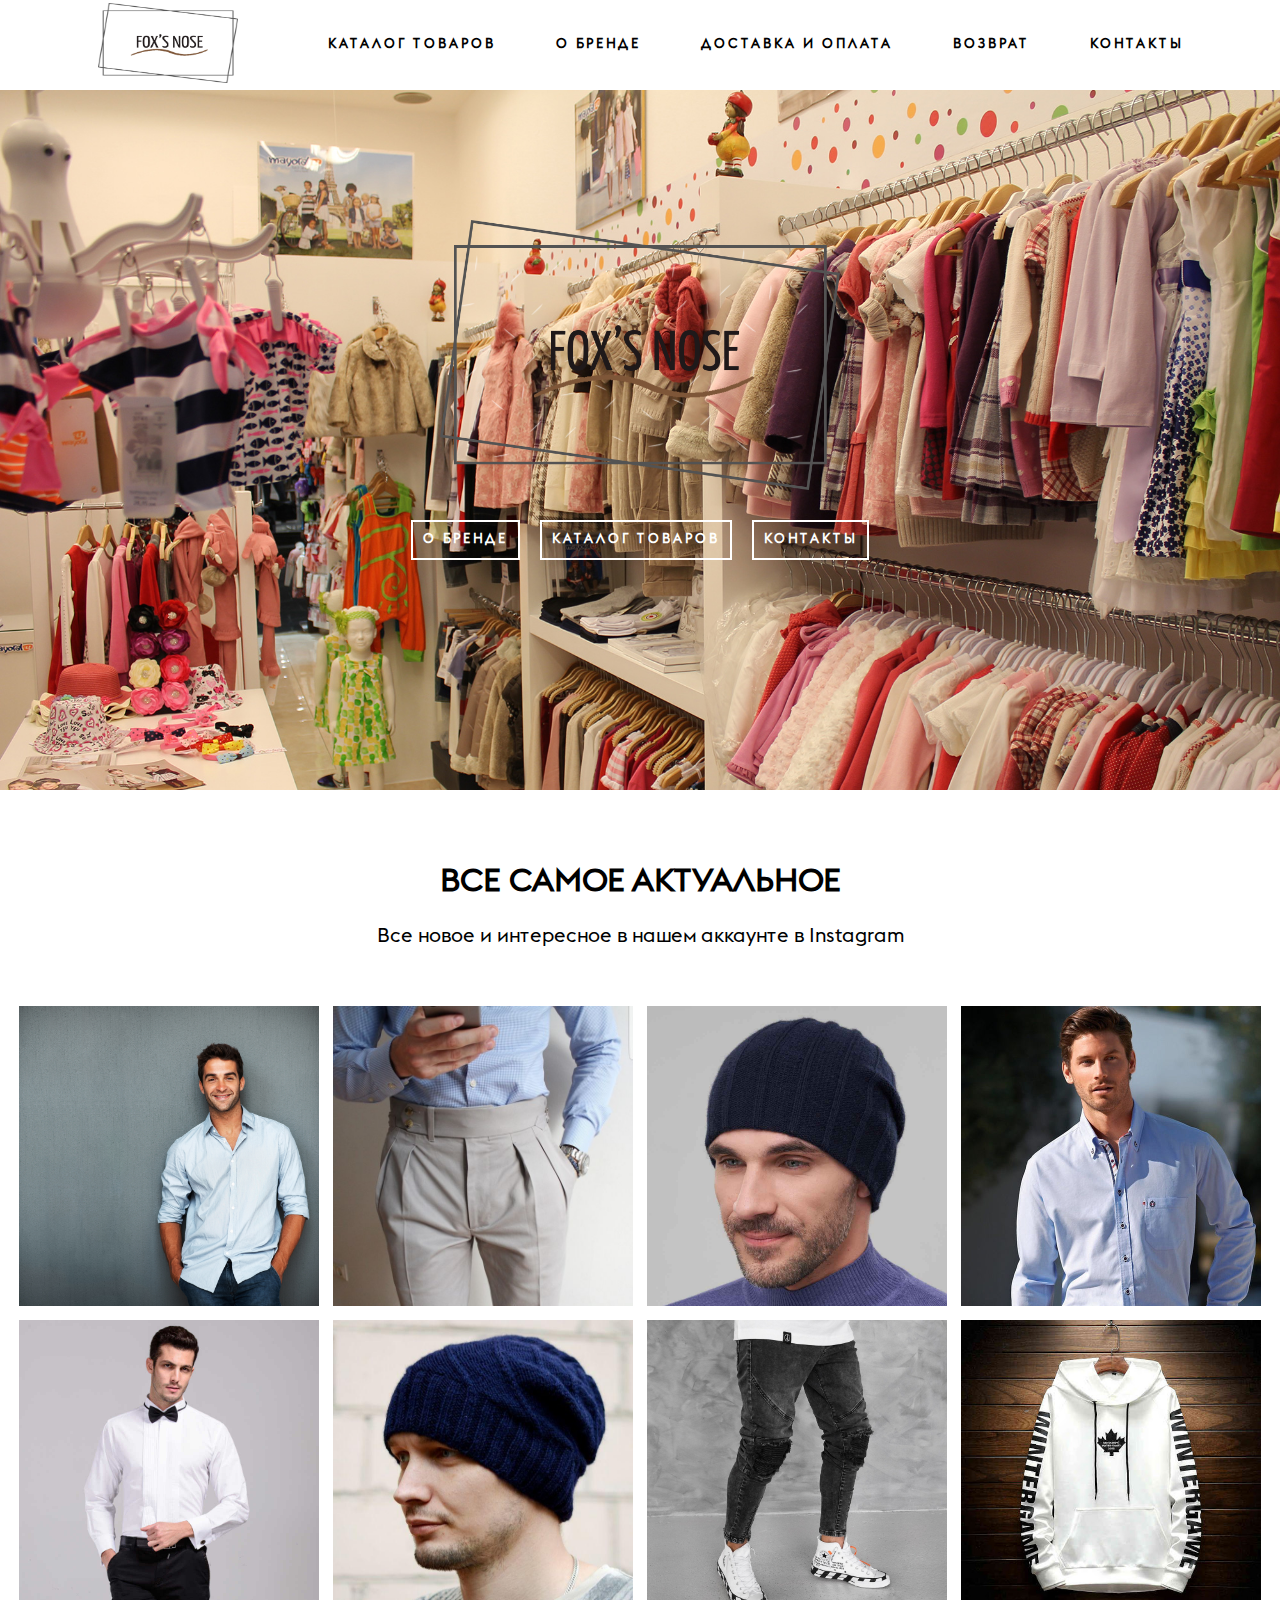
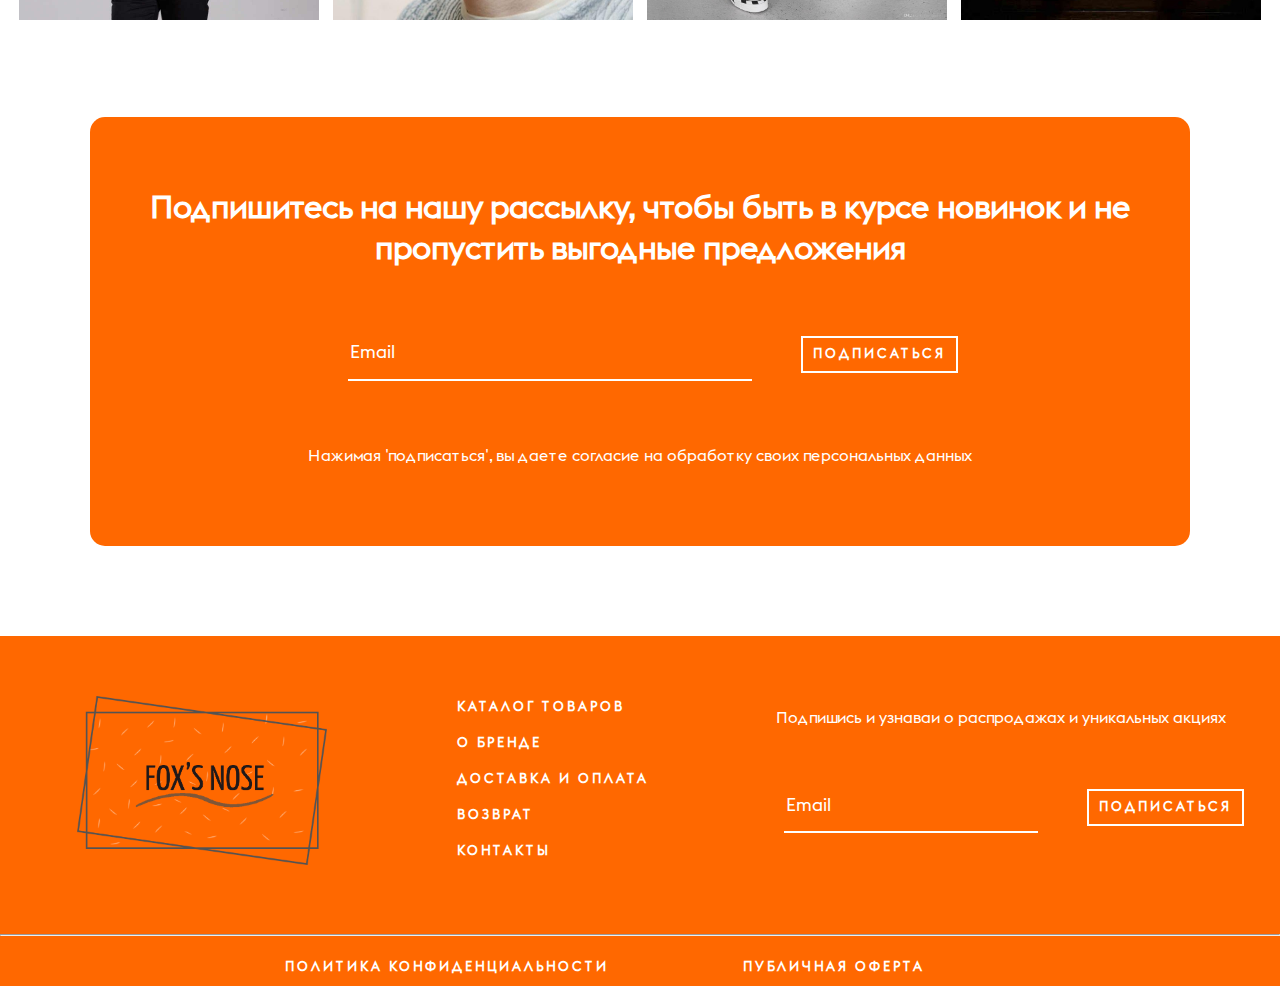
<file: index.html>
<!DOCTYPE html>

<html lang="ru">

    <head>
        <meta charset="UTF-8">
        <meta name="viewport" content="width=device-width, initial-scale=1.0">
        <meta name="viewport" content="width = device-width, initial-scale = 1">
        <meta name="description" content="Это просто тестовове описание для проверки">
        <meta name="keywords" content="Test, Site, Просто слова">

        <link rel="shortcut icon" type="image x-icon" href="Img/ico.ico"> <!-- Подключение иконки -->
        <!-- Подключение Иконочного шрифта -->
        <link rel="stylesheet" href="https://pro.fontawesome.com/releases/v5.10.0/css/all.css">
        <!-- Подключение jQuery -->
        <script src="https://ajax.googleapis.com/ajax/libs/jquery/3.5.1/jquery.min.js"></script> 
        <link rel="stylesheet" href="Style.css">

        <title>Главная</title>
    </head>

    <body>
        <div class="screen"> <!--Чтобы привязать футер к низу-->
            <div class="wrapper"> <!--Обертка для адаптивности мобильной версии-->
                <div class="menu"> <!--Для того чтобы работало боковое меню мобильное-->
                    <a href="" class="menu-btn"><span></span></a> <!--Кнопка в меню где 3 линии-->
                    <nav class="menu-list"> <!--Само меню-->
                    <a href="Shop.html">Каталог Товаров<!--<i class="fas fa-sort-down"></i>--></a><!--Стрелочка вняз для выпадающего меня--> 
                    <a href="About.html">О Бренде</a>
                    <a href="DelAndPay.html">Доставка и Оплата</a>
                    <a href="Return.html">Возврат</a>
                    <a href="Contacts.html">Контакты</a>
                    </nav>
                </div>
                <div class="content cont"> <!--Обертка для адаптивности верии ПК-->
                    <nav class="header">
                        <a href="index.html"><img src="Img/logo.png"></a>
                        <a href="Shop.html">Каталог Товаров<!--<i class="fas fa-sort-down"></i>--></a><!--Стрелочка вняз для выпадающего меня--> 
                        <a href="About.html">О Бренде</a>
                        <a href="DelAndPay.html">Доставка и Оплата</a>
                        <a href="Return.html">Возврат</a>
                        <a href="Contacts.html">Контакты</a>
                    </nav>
                    <div class="largeimg"> <!--Большая картинка-->
                        <img src="Img/logo.png">
                        <div class="btn">
                            <a href="About.html">О Бренде</a>
                            <a href="Shop.html">Каталог Товаров</a>
                            <a href="Contacts.html">Контакты</a>
                        </div>
                    </div>
                    <div class="act">
                        <h1>ВСЕ САМОЕ АКТУАЛЬНОЕ</h1>
                        <p>Все новое и интересное в нашем аккаунте в Instagram</p>
                    </div>
                    <div class="cards"> <!--Родительский блок для вложенных  элементов-->
                        <div class="card">
                            <img src="Img/1.jpg">
                            <p>Стильные рубашки для повседневной работы. Украшение для каждого мужчины!<br><br>Подробнее:<br><a href="https://www.instagram.com/darkers1de/"><i
                                        class="fab fa-instagram"></i></a></p>
                        </div>
                        <div class="card">
                            <img src="Img/3.jpg">
                            <p>Модные брюки всегда были эталоном элегантности для всех мужчин!<br><br>Подробнее:<br><a href="https://www.instagram.com/darkers1de/"><i
                                        class="fab fa-instagram"></i></a></p>
                        </div>
                        <div class="card">
                            <img src="Img/6.jpg">
                            <p>Современные шапки на любой вкус и цвет. Огромный и не простой выбор для каждого...<br><br>Подробнее:<br><a
                                    href="https://www.instagram.com/darkers1de/"><i class="fab fa-instagram"></i></a></p>
                        </div>
                        <div class="card">
                            <img src="Img/8.jpg">
                            <p>Стильные рубашки для повседневной работы. Украшение для каждого мужчины!<br><br>Подробнее:<br><a href="https://www.instagram.com/darkers1de/"><i
                                        class="fab fa-instagram"></i></a></p>
                        </div>
                        <div class="card">
                            <img src="Img/2.jpg">
                            <p>Стильные рубашки для повседневной работы. Украшение для каждого мужчины!<br><br>Подробнее:<br><a href="https://www.instagram.com/darkers1de/"><i
                                        class="fab fa-instagram"></i></a></p>
                        </div>
                        <div class="card">
                            <img src="Img/7.jpg">
                            <p>Современные шапки на любой вкус и цвет. Огромный и не простой выбор для каждого...<br><br>Подробнее:<br><a
                                    href="https://www.instagram.com/darkers1de/"><i class="fab fa-instagram"></i></a></p>
                        </div>
                        <div class="card">
                            <img src="Img/4.jpg">
                            <p>Удобные и не броские, джинсы и по сей день остаются самыми актуальными. Выбери свои! <br><br>Подробнее:<br><a
                                    href="https://www.instagram.com/darkers1de/"><i class="fab fa-instagram"></i></a></p>
                        </div>
                        <div class="card">
                            <img src="Img/5.jpg">
                            <p>Самые красивые и плотные толстовки. Созданы для максимального комфорта!<br><br>Подробнее:<br><a href="https://www.instagram.com/darkers1de/"><i
                                        class="fab fa-instagram"></i></a></p>
                        </div>
                    </div>
                    <div class="follow-section"> <!--Блок для рассылки-->
                        <div class="follow">
                            <h1>Подпишитесь на нашу рассылку, чтобы быть в курсе новинок и не пропустить выгодные предложения</h1>
                            <input id="inp1" type="email" placeholder="Email">
                            <a id="a1"> Подписаться</a>
                            <p>Нажимая 'подписаться', вы даете согласие на обработку своих персональных данных</p>
                        </div>
                    </div>
                    </div>
                    <footer class="footer">
                        <div class="logo-foot"><img src="Img/logo.png"></div>
                        <div class="list">
                            <a href="Shop.html">Каталог Товаров</a><br>
                            <a href="About.html">О Бренде</a><br>
                            <a href="DelAndPay.html">Доставка и Оплата</a><br>
                            <a href="Return.html">Возврат</a><br>
                            <a href="Contacts.html">Контакты</a>
                        </div>
                        <div class="follow-foot">
                            <p>Подпишись и узнавай о распродажах и уникальных акциях</p>
                            <div>
                                <input id="inp2" type="email" placeholder="Email">
                                <a id="a2"> Подписаться</a>
                            </div>
                        </div>
                        <hr>
                        <div class="off">
                            <a>Политика конфиденциальности</a>
                            <a>Публичная оферта</a>
                        </div>
                    </footer>
                </div>
            </div>
        </div>
        <script src="Main.js"></script>
    </body>

</html>
</file>
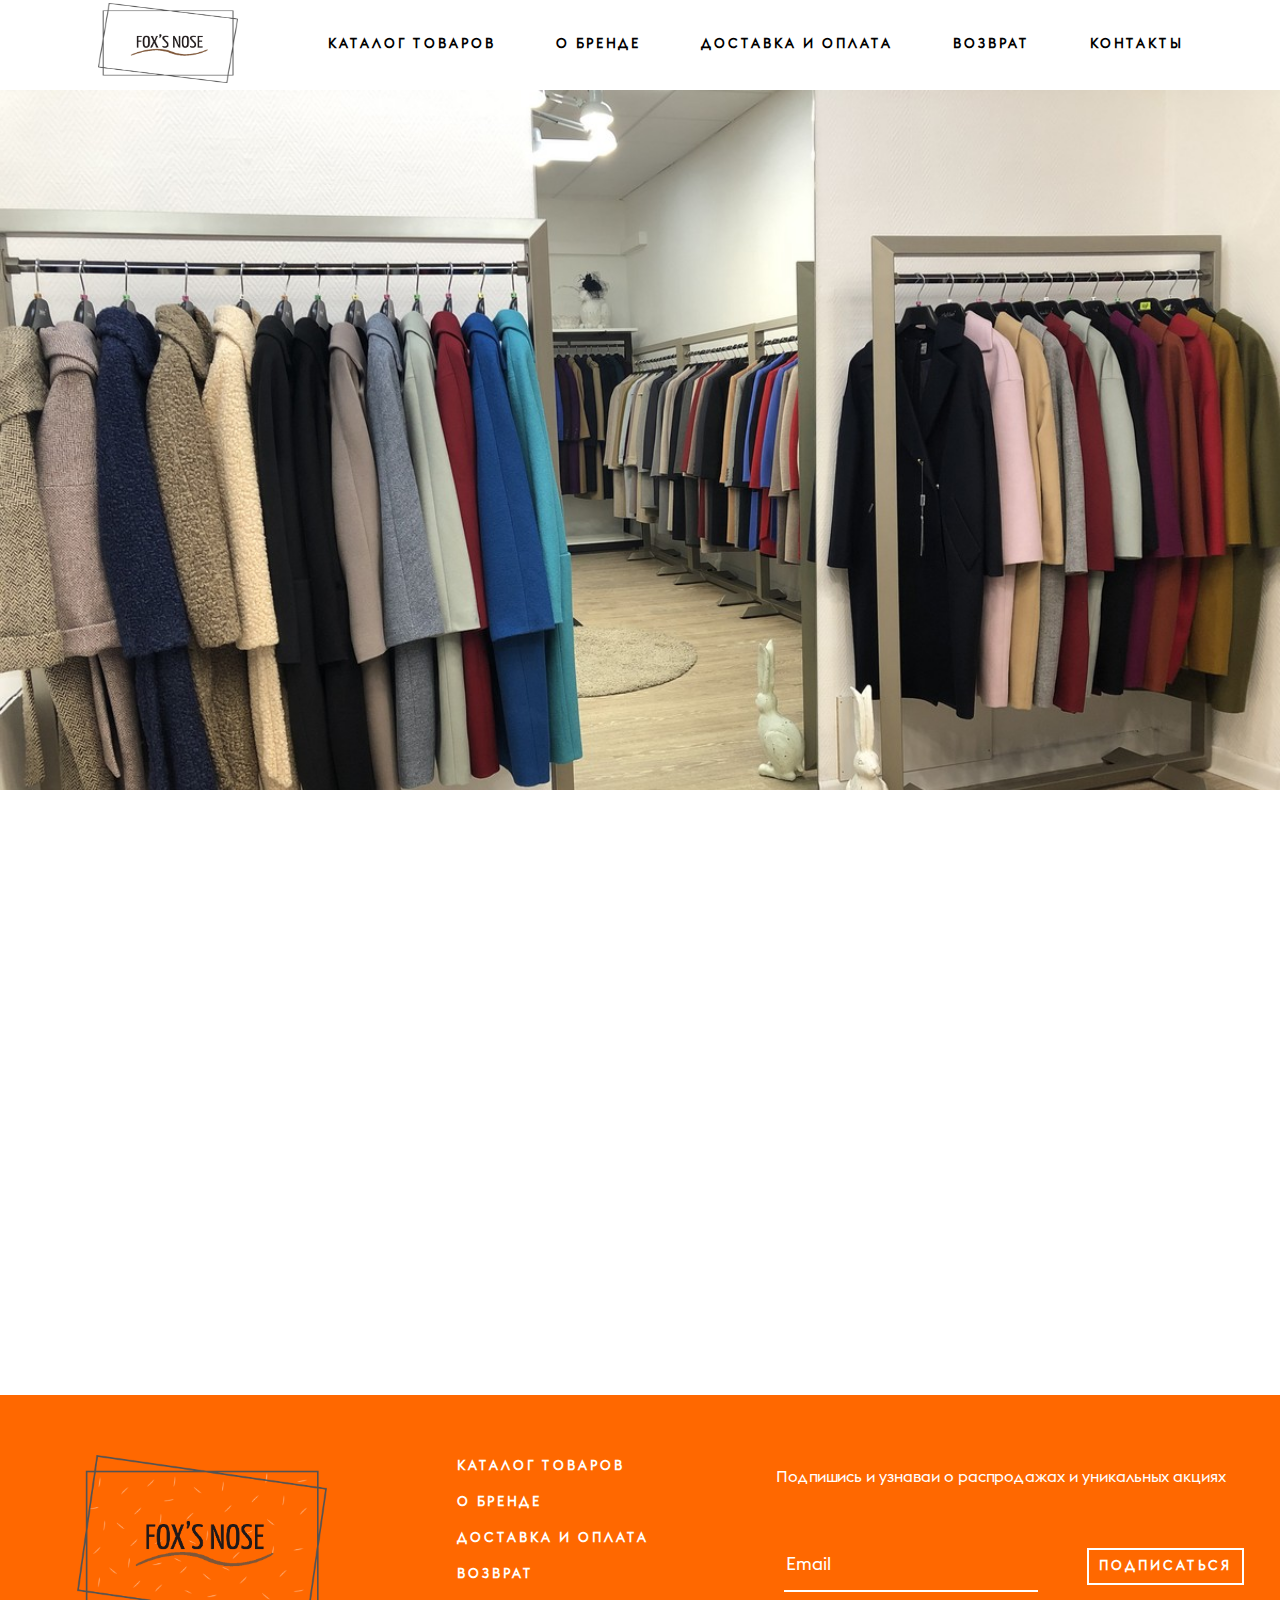
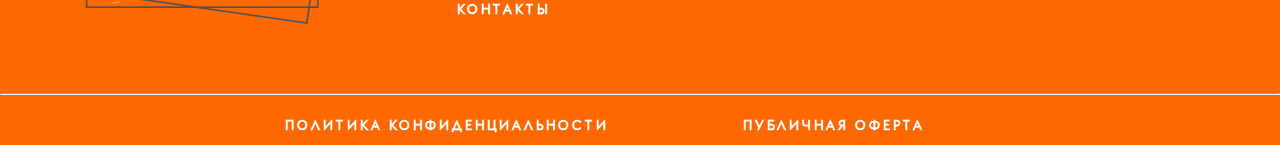
<file: Contacts.html>
<!DOCTYPE html>

<html lang="ru">

<head>
    <meta charset="UTF-8">
    <meta name="viewport" content="width=device-width, initial-scale=1.0">
    <meta name="viewport" content="width = device-width, initial-scale = 1">
    <meta name="description" content="Это просто тестовове описание для проверки">
    <meta name="keywords" content="Test, Site, Просто слова">

    <link rel="shortcut icon" type="image x-icon" href="Img/ico.ico">
    <link rel="stylesheet" href="https://pro.fontawesome.com/releases/v5.10.0/css/all.css">
    <script src="https://ajax.googleapis.com/ajax/libs/jquery/3.5.1/jquery.min.js"></script>
    <link rel="stylesheet" href="Style.css">

    <title>Контакты</title>
</head>

<body>
    <div class="screen"> <!--Чтобы привязать футер к низу-->
        <div class="wrapper"> <!--Обертка для адаптивности мобильной версии-->
            <div class="menu"> <!--Для того чтобы работало боковое меню мобильное-->
                <a href="" class="menu-btn"><span></span></a> <!--Кнопка в меню где 3 линии-->
                <nav class="menu-list"> <!--Само меню-->
                    <a href="index.html">Главная</a>
                    <!-- <a href="/">Каталог Изделий <i class="fas fa-sort-down"></i></a> -->
                    <a href="Shop.html">Каталог Товаров</a>
                    <a href="About.html">О Бренде</a>
                    <a href="DelAndPay.html">Доставка и Оплата</a>
                    <a href="Return.html">Возврат</a>
                    <a href="Contacts.html">Контакты</a>
                </nav>
            </div>
            <div class="content cont"> <!--Обертка для адаптивности верии ПК-->
                <nav class="header"> 
                    <a href="index.html"><img src="Img/logo.png"></a>
                    <!-- <a href="/">Каталог Изделий <i class="fas fa-sort-down"></i></a> -->
                    <a href="Shop.html">Каталог Товаров</a>
                    <a href="About.html">О Бренде</a>
                    <a href="DelAndPay.html">Доставка и Оплата</a>
                    <a href="Return.html">Возврат</a>
                    <a href="Contacts.html">Контакты</a>
                </nav>
                <div class="lgcont"></div> <!--отвечает за большую картинку на странице "Контакты"-->
                <iframe class="map" src="https://www.google.com/maps/embed?pb=!1m18!1m12!1m3!1d2232.2218289870516!2d92.83305911568893!3d55.98018598189954!2m3!1f0!2f0!3f0!3m2!1i1024!2i768!4f13.1!3m3!1m2!1s0x5cd7b1f775f9d739%3A0x20fe9cb7520eb7b1!2z0YPQuy4g0KHQtdC80LDRhNC-0YDQvdCw0Y8sIDE1LCDQmtGA0LDRgdC90L7Rj9GA0YHQuiwg0JrRgNCw0YHQvdC-0Y_RgNGB0LrQuNC5INC60YDQsNC5LCA2NjAwMTI!5e0!3m2!1sru!2sru!4v1607326287235!5m2!1sru!2sru" frameborder="0" style="border:0;" allowfullscreen="" aria-hidden="false" tabindex="0"></iframe>
                <footer class="footer">
                    <div class="logo-foot"><img src="Img/logo.png"></div>
                    <div class="list">
                        <a href="Shop.html">Каталог Товаров</a><br>
                        <a href="About.html">О Бренде</a><br>
                        <a href="DelAndPay.html">Доставка и Оплата</a><br>
                        <a href="Return.html">Возврат</a><br>
                        <a href="Contacts.html">Контакты</a>
                    </div>
                    <div class="follow-foot">
                        <p>Подпишись и узнавай о распродажах и уникальных акциях</p>
                        <div>
                            <input type="email" placeholder="Email">
                            <a href="#"> Подписаться</a>
                        </div>
                    </div>
                    <hr>
                    <div class="off">
                        <a>Политика конфиденциальности</a>
                        <a>Публичная оферта</a>
                    </div>
                </footer>
            </div>
        </div>
    </div>
    <script src="Main.js"></script>
</body>

</html>
</file>
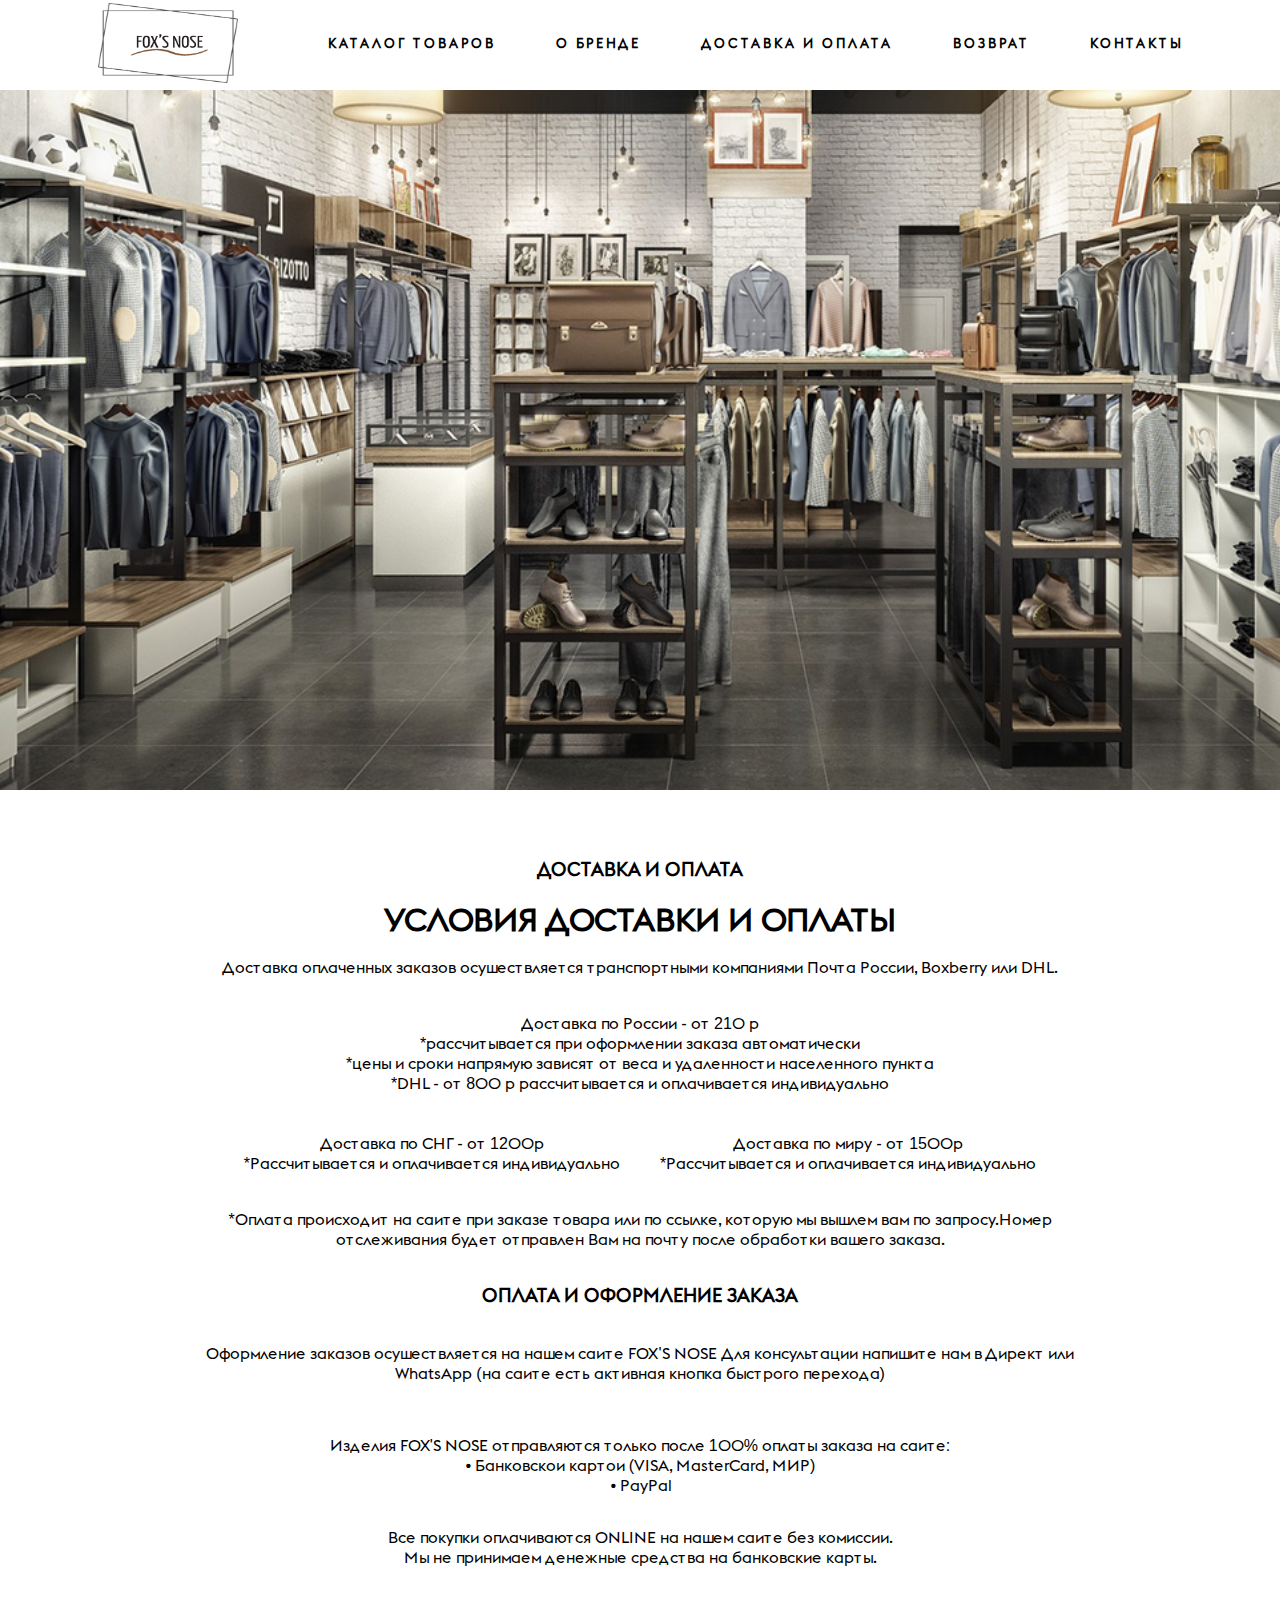
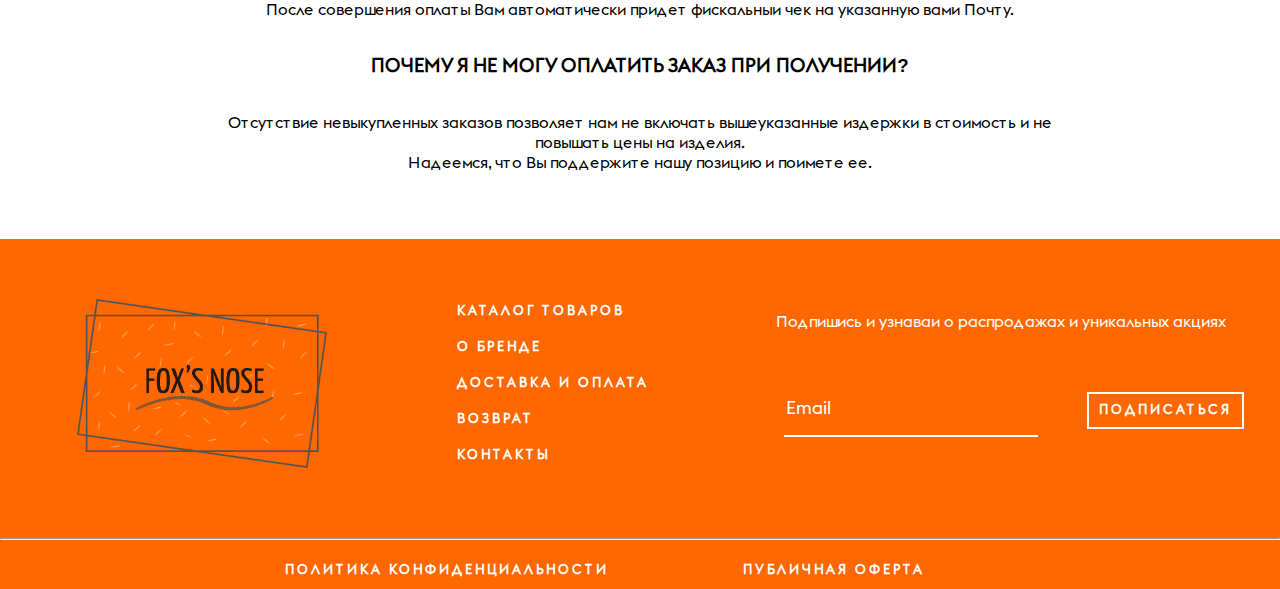
<file: DelAndPay.html>
<!DOCTYPE html>

<html lang="ru">

    <head>
        <meta charset="UTF-8">
        <meta name="viewport" content="width=device-width, initial-scale=1.0">
        <meta name="viewport" content="width = device-width, initial-scale = 1">
        <meta name="description" content="Это просто тестовове описание для проверки">
        <meta name="keywords" content="Test, Site, Просто слова">

        <link rel="shortcut icon" type="image x-icon" href="Img/ico.ico">
        <link rel="stylesheet" href="https://pro.fontawesome.com/releases/v5.10.0/css/all.css">
        <script src="https://ajax.googleapis.com/ajax/libs/jquery/3.5.1/jquery.min.js"></script>
        <link rel="stylesheet" href="Style.css">

        <title>Доставка и Оплата</title>
    </head>

    <body>
        <div class="screen"> <!--Чтобы привязать футер к низу-->
            <div class="wrapper"> <!--Обертка для адаптивности мобильной версии-->
                <div class="menu"> <!--Для того чтобы работало боковое меню мобильное-->
                    <a href="" class="menu-btn"><span></span></a> <!--Кнопка в меню где 3 линии-->
                    <nav class="menu-list"> <!--Само меню-->
                        <a href="index.html">Главная</a>
                        <!-- <a href="/">Каталог Изделий <i class="fas fa-sort-down"></i></a> -->
                        <a href="Shop.html">Каталог Товаров</a>
                        <a href="About.html">О Бренде</a>
                        <a href="DelAndPay.html">Доставка и Оплата</a>
                        <a href="Return.html">Возврат</a>
                        <a href="Contacts.html">Контакты</a>
                    </nav>
                </div>
                <div class="content cont"> <!--Обертка для адаптивности верии ПК-->
                    <nav class="header">
                        <a href="index.html"><img src="Img/logo.png"></a>
                        <!-- <a href="/">Каталог Изделий <i class="fas fa-sort-down"></i></a> -->
                        <a href="Shop.html">Каталог Товаров</a>
                        <a href="About.html">О Бренде</a>
                        <a href="DelAndPay.html">Доставка и Оплата</a>
                        <a href="Return.html">Возврат</a>
                        <a href="Contacts.html">Контакты</a>
                    </nav>
                    <div class="lgdap"></div> <!--отвечает за большую картинку на странице "Доставка и Оплата" 9по сокращениям).-->
                    <div class="ab">
                        <h3>ДОСТАВКА И ОПЛАТА</h3>
                        <h1>УСЛОВИЯ ДОСТАВКИ И ОПЛАТЫ</h1>
                        <p>Доставка оплаченных заказов осуществляется транспортными компаниями Почта России, Boxberry или DHL.</p>
                        <div class="pp">
                            <p>Доставка по России - от 210 р<br>*рассчитывается при оформлении заказа автоматически <br>*цены и сроки напрямую зависят от веса и удалённости населенного пункта<br>*DHL - от 800 р рассчитывается и оплачивается индивидуально</p>
                            <p>Доставка по СНГ - от 1200р<br>*Рассчитывается и оплачивается индивидуально</p>
                            <p>Доставка по миру - от 1500р<br>*Рассчитывается и оплачивается индивидуально</p>
                        </div>
                        <p>*Оплата происходит на сайте при заказе товара или по ссылке, которую мы вышлем вам по запросу.Номер отслеживания будет отправлен Вам на почту после обработки вашего заказа.</p>
                        <h3>ОПЛАТА И ОФОРМЛЕНИЕ ЗАКАЗА</h3>
                        <p>Оформление заказов осуществляется на нашем сайте FOX'S NOSE Для консультации напишите нам в Директ или WhatsApp (на сайте есть активная кнопка быстрого перехода)</p><br>
                        <p>Изделия FOX'S NOSE отправляются только после 100% оплаты заказа на сайте:<br>• Банковской картой (VISA, MasterCard, МИР)<br>• PayPal</p>
                        <p>Все покупки оплачиваются ONLINE на нашем сайте без комиссии.<br>Мы не принимаем денежные средства на банковские карты.</p>
                        <p>После совершения оплаты Вам автоматически придёт фискальный чек на указанную вами Почту.</p>
                        <h3>ПОЧЕМУ Я НЕ МОГУ ОПЛАТИТЬ ЗАКАЗ ПРИ ПОЛУЧЕНИИ?</h3>
                        <p>Отсутствие невыкупленных заказов позволяет нам не включать вышеуказанные издержки в стоимость и не повышать цены на изделия.<br>Надеемся, что Вы поддержите нашу позицию и поймете ее.</p>
                    </div>
                    <footer class="footer">
                        <div class="logo-foot"><img src="Img/logo.png"></div>
                        <div class="list">
                            <a href="Shop.html">Каталог Товаров</a><br>
                            <a href="About.html">О Бренде</a><br>
                            <a href="DelAndPay.html">Доставка и Оплата</a><br>
                            <a href="Return.html">Возврат</a><br>
                            <a href="Contacts.html">Контакты</a>
                        </div>
                        <div class="follow-foot">
                            <p>Подпишись и узнавай о распродажах и уникальных акциях</p>
                            <div>
                                <input type="email" placeholder="Email">
                                <a href="#"> Подписаться</a>
                            </div>
                        </div>
                        <hr>
                        <div class="off">
                            <a>Политика конфиденциальности</a>
                            <a>Публичная оферта</a>
                        </div>
                    </footer>
                </div>
            </div>
        </div>
        <script src="Main.js"></script>
    </body>

</html>
</file>
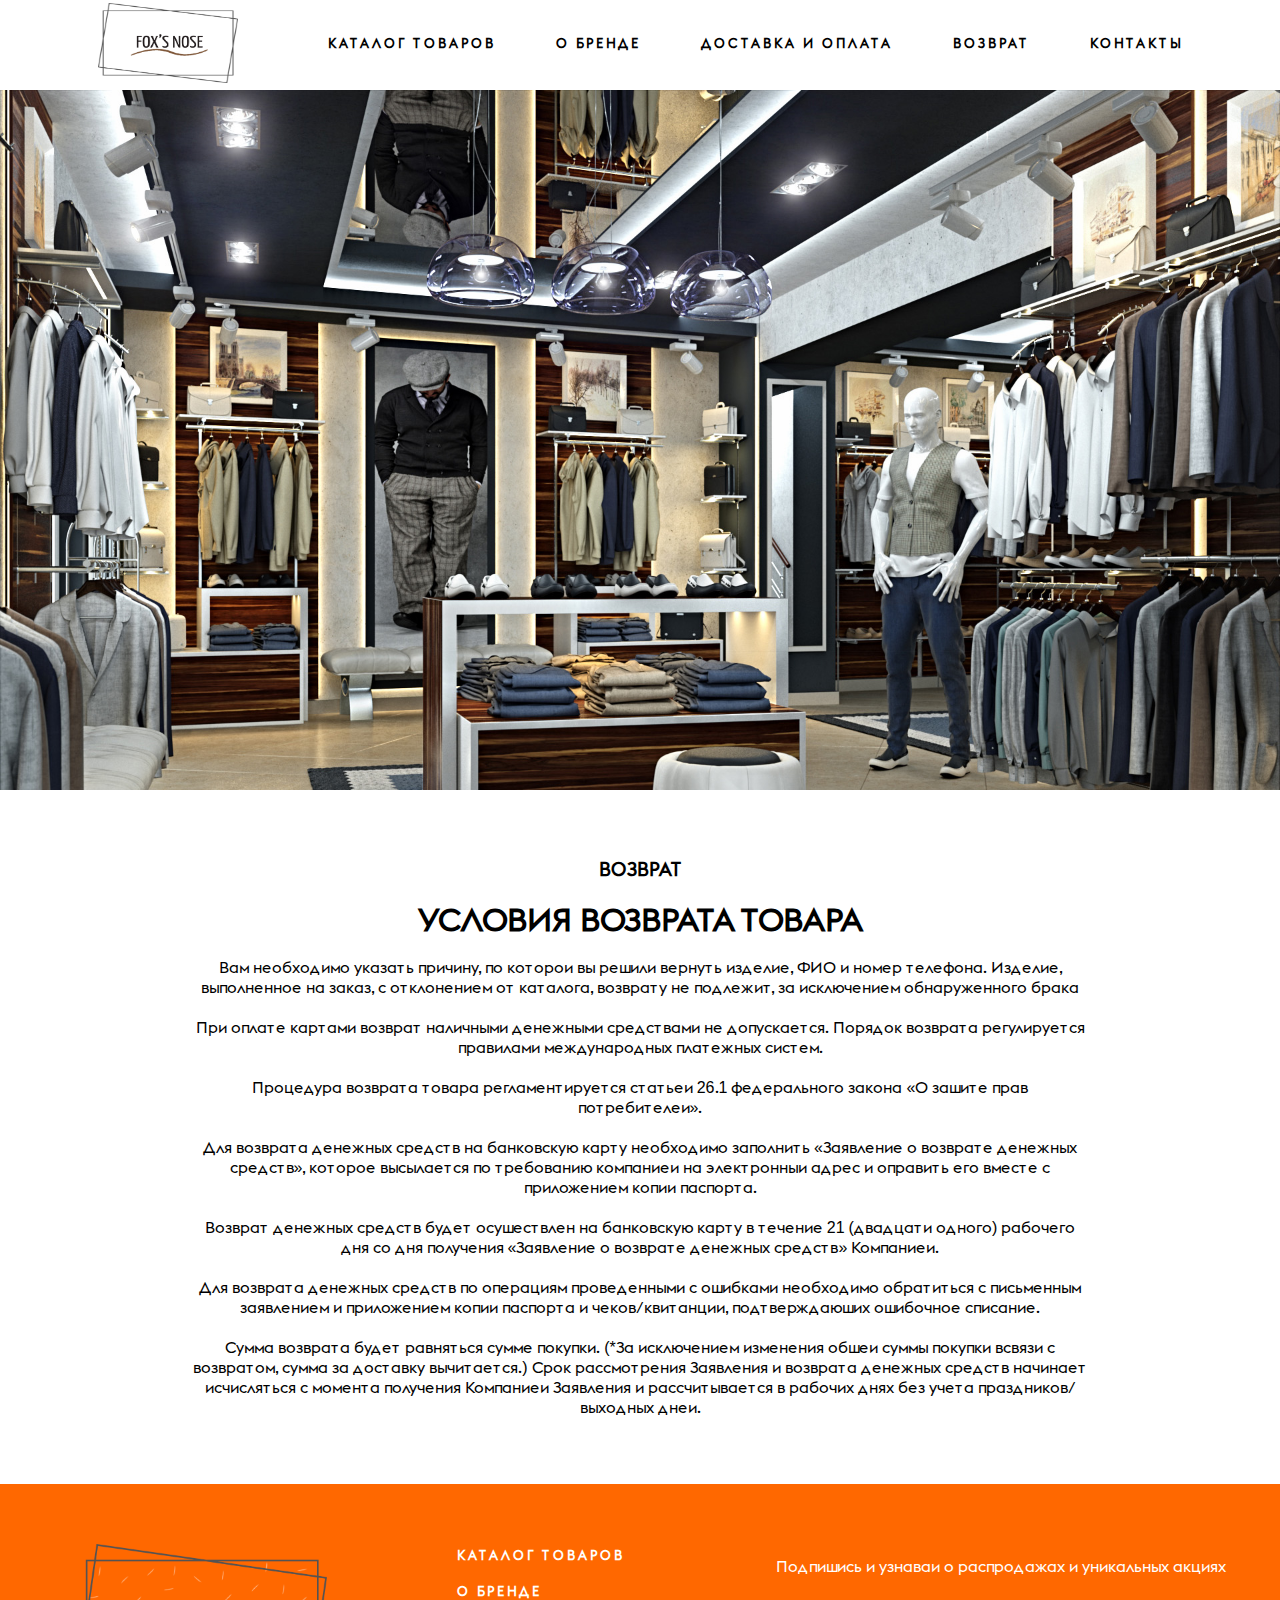
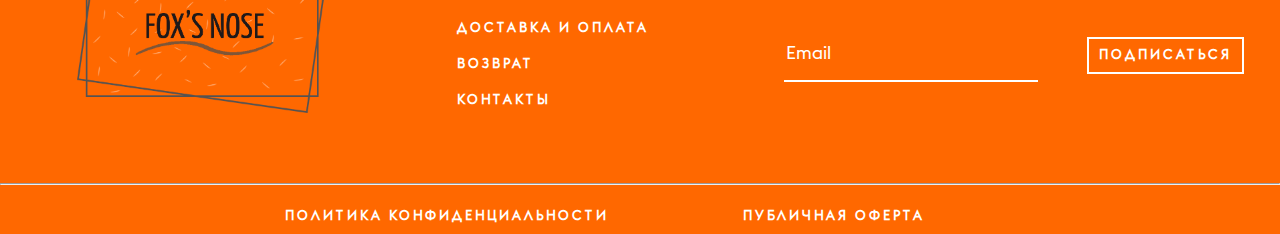
<file: Return.html>
<!DOCTYPE html>

<html lang="ru">

    <head>
        <meta charset="UTF-8">
        <meta name="viewport" content="width=device-width, initial-scale=1.0">
        <meta name="viewport" content="width = device-width, initial-scale = 1">
        <meta name="description" content="Это просто тестовове описание для проверки">
        <meta name="keywords" content="Test, Site, Просто слова">

        <link rel="shortcut icon" type="image x-icon" href="Img/ico.ico">
        <link rel="stylesheet" href="https://pro.fontawesome.com/releases/v5.10.0/css/all.css">
        <script src="https://ajax.googleapis.com/ajax/libs/jquery/3.5.1/jquery.min.js"></script>
        <link rel="stylesheet" href="Style.css">

        <title>Возврат</title>
    </head>

    <body>
        <div class="screen"> <!--Чтобы привязать футер к низу-->
            <div class="wrapper"> <!--Обертка для адаптивности мобильной версии-->
                <div class="menu"> <!--Для того чтобы работало боковое меню мобильное-->
                    <a href="" class="menu-btn"><span></span></a> <!--Кнопка в меню где 3 линии-->
                    <nav class="menu-list"> <!--Само меню-->
                        <a href="index.html">Главная</a>
                        <!-- <a href="/">Каталог Изделий <i class="fas fa-sort-down"></i></a> -->
                        <a href="Shop.html">Каталог Товаров</a>
                        <a href="About.html">О Бренде</a>
                        <a href="DelAndPay.html">Доставка и Оплата</a>
                        <a href="Return.html">Возврат</a>
                        <a href="Contacts.html">Контакты</a>
                    </nav>
                </div>
                <div class="content cont"> <!--Обертка для адаптивности верии ПК-->
                    <nav class="header">
                        <a href="index.html"><img src="Img/logo.png"></a>
                        <!-- <a href="/">Каталог Изделий <i class="fas fa-sort-down"></i></a> -->
                        <a href="Shop.html">Каталог Товаров</a>
                        <a href="About.html">О Бренде</a>
                        <a href="DelAndPay.html">Доставка и Оплата</a>
                        <a href="Return.html">Возврат</a>
                        <a href="Contacts.html">Контакты</a>
                    </nav>
                    <div class="lgret"></div> <!--Большая картинка-->
                    <div class="ab"> <!--отвечает за стили текста на страницах от "О Бренде" до "Контакты".-->
                        <h3>ВОЗВРАТ</h3>
                        <h1>УСЛОВИЯ ВОЗВРАТА ТОВАРА</h1>
                        <p>Вам необходимо указать причину, по которой вы решили вернуть изделие, ФИО и номер телефона.
                        Изделие, выполненное на заказ, с отклонением от каталога, возврату не подлежит, за исключением обнаруженного брака
                        <br><br>
                        При оплате картами возврат наличными денежными средствами не допускается. Порядок возврата регулируется правилами
                        международных платежных систем.
                        <br><br>
                        Процедура возврата товара регламентируется статьей 26.1 федерального закона «О защите прав потребителей».
                        <br><br>
                        Для возврата денежных средств на банковскую карту необходимо заполнить «Заявление о возврате денежных средств», которое
                        высылается по требованию компанией на электронный адрес и оправить его вместе с приложением копии паспорта.
                        <br><br>
                        Возврат денежных средств будет осуществлен на банковскую карту в течение 21 (двадцати одного) рабочего дня со дня получения «Заявление о возврате денежных средств» Компанией.
                        <br><br>
                        Для возврата денежных средств по операциям проведенными с ошибками необходимо обратиться с письменным заявлением и
                        приложением копии паспорта и чеков/квитанций, подтверждающих ошибочное списание.
                        <br><br>
                        Сумма возврата будет равняться сумме покупки. (*За исключением изменения общей суммы покупки всвязи с возвратом, сумма
                        за доставку вычитается.) Срок рассмотрения Заявления и возврата денежных средств начинает исчисляться с момента
                        получения Компанией Заявления и рассчитывается в рабочих днях без учета праздников/выходных дней.</p>
                    </div>
                    <footer class="footer">
                        <div class="logo-foot"><img src="Img/logo.png"></div>
                        <div class="list">
                            <a href="Shop.html">Каталог Товаров</a><br>
                            <a href="About.html">О Бренде</a><br>
                            <a href="DelAndPay.html">Доставка и Оплата</a><br>
                            <a href="Return.html">Возврат</a><br>
                            <a href="Contacts.html">Контакты</a>
                        </div>
                        <div class="follow-foot">
                            <p>Подпишись и узнавай о распродажах и уникальных акциях</p>
                            <div>
                                <input type="email" placeholder="Email">
                                <a href="#"> Подписаться</a>
                            </div>
                        </div>
                        <hr>
                        <div class="off">
                            <a>Политика конфиденциальности</a>
                            <a>Публичная оферта</a>
                        </div>
                    </footer>
                </div>
            </div>
        </div>
        <script src="Main.js"></script>
    </body>

</html>
</file>
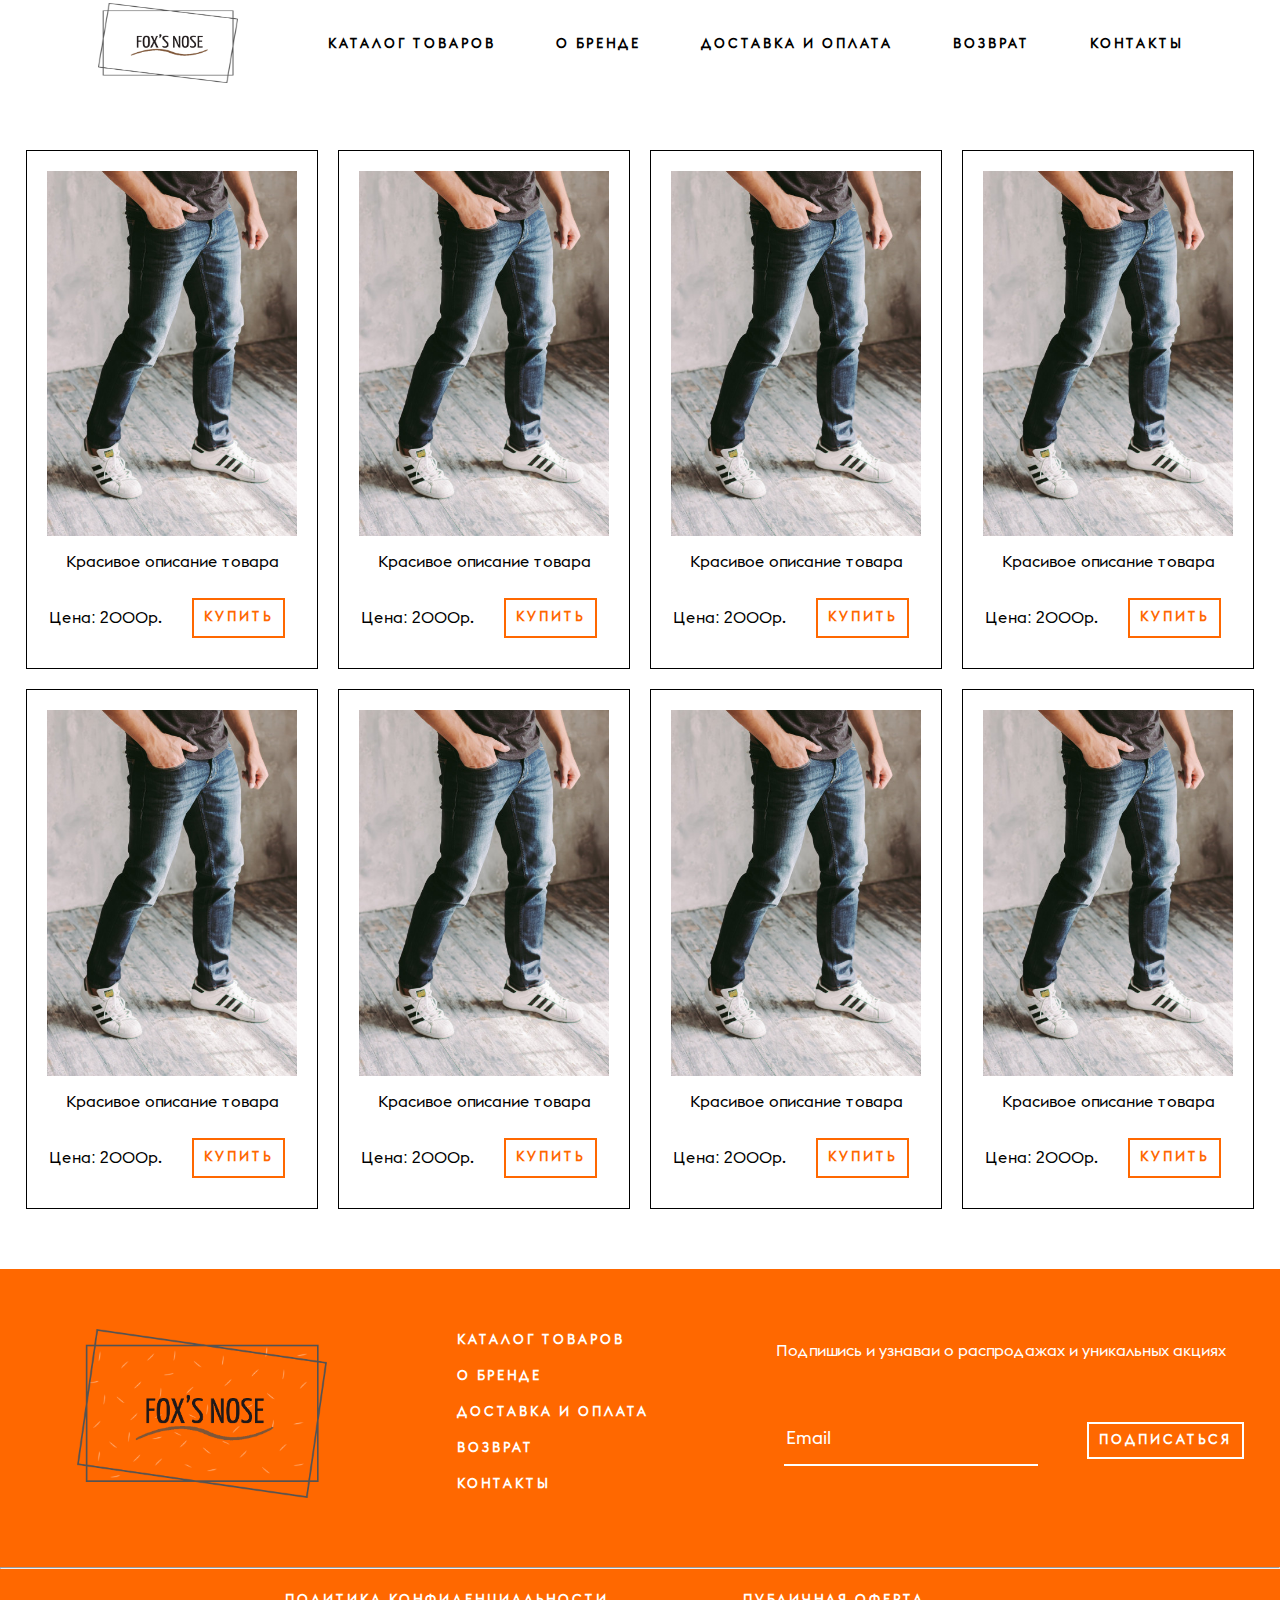
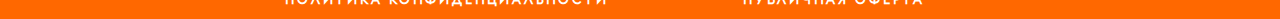
<file: Shop.html>
<!DOCTYPE html>

<html lang="ru">

    <head>
        <meta charset="UTF-8">
        <meta name="viewport" content="width=device-width, initial-scale=1.0">
        <meta name="viewport" content="width = device-width, initial-scale = 1">
        <meta name="description" content="Это просто тестовове описание для проверки">
        <meta name="keywords" content="Test, Site, Просто слова">

        <link rel="shortcut icon" type="image x-icon" href="Img/ico.ico">
        <link rel="stylesheet" href="https://pro.fontawesome.com/releases/v5.10.0/css/all.css">
        <script src="https://ajax.googleapis.com/ajax/libs/jquery/3.5.1/jquery.min.js"></script>
        <link rel="stylesheet" href="Style.css">

        <title>Каталог Товаров</title>
    </head>

    <body>
        <div class="screen"> <!--Чтобы привязать футер к низу-->
            <div class="wrapper"> <!--Обертка для адаптивности мобильной версии-->
                <div class="menu"> <!--Для того чтобы работало боковое меню мобильное-->
                    <a href="" class="menu-btn"><span></span></a> <!--Кнопка в меню где 3 линии-->
                    <nav class="menu-list"> <!--Само меню-->
                        <a href="index.html">Главная</a>
                        <!-- <a href="/">Каталог Изделий <i class="fas fa-sort-down"></i></a> -->
                        <a href="Shop.html">Каталог Товаров</a>
                        <a href="About.html">О Бренде</a>
                        <a href="DelAndPay.html">Доставка и Оплата</a>
                        <a href="Return.html">Возврат</a>
                        <a href="Contacts.html">Контакты</a>
                    </nav>
                </div>
                <div class="content cont"> <!--Обертка для адаптивности верии ПК-->
                    <nav class="header">
                        <a href="index.html"><img src="Img/logo.png"></a>
                        <!-- <a href="/">Каталог Изделий <i class="fas fa-sort-down"></i></a> -->
                        <a href="Shop.html">Каталог Товаров</a>
                        <a href="About.html">О Бренде</a>
                        <a href="DelAndPay.html">Доставка и Оплата</a>
                        <a href="Return.html">Возврат</a>
                        <a href="Contacts.html">Контакты</a>
                    </nav>
                    <div class="products"> <!--Родительский блок для вложенных  элементов-->
                        <div class="product">
                            <img src="Img/1.1.jpg">
                            <p>Красивое описание товара</p>
                            <div class="inf">
                                <p>Цена: 2000р.</p><a class="a" href="#">Купить</a>
                            </div>
                        </div>
                        <div class="product">
                            <img src="Img/1.1.jpg">
                            <p>Красивое описание товара</p>
                            <div class="inf">
                                <p>Цена: 2000р.</p><a class="a" href="#">Купить</a>
                            </div>
                        </div>
                        <div class="product">
                            <img src="Img/1.1.jpg">
                            <p>Красивое описание товара</p>
                            <div class="inf">
                                <p>Цена: 2000р.</p><a class="a" href="#">Купить</a>
                            </div>
                        </div>
                        <div class="product">
                            <img src="Img/1.1.jpg">
                            <p>Красивое описание товара</p>
                            <div class="inf">
                                <p>Цена: 2000р.</p><a class="a" href="#">Купить</a>
                            </div>
                        </div>
                        <div class="product">
                            <img src="Img/1.1.jpg">
                            <p>Красивое описание товара</p>
                            <div class="inf">
                                <p>Цена: 2000р.</p><a class="a" href="#">Купить</a>
                            </div>
                        </div>
                        <div class="product">
                            <img src="Img/1.1.jpg">
                            <p>Красивое описание товара</p>
                            <div class="inf">
                                <p>Цена: 2000р.</p><a class="a" href="#">Купить</a>
                            </div>
                        </div>
                        <div class="product">
                            <img src="Img/1.1.jpg">
                            <p>Красивое описание товара</p>
                            <div class="inf">
                                <p>Цена: 2000р.</p><a class="a" href="#">Купить</a>
                            </div>
                        </div>
                        <div class="product">
                            <img src="Img/1.1.jpg">
                            <p>Красивое описание товара</p>
                            <div class="inf">
                                <p>Цена: 2000р.</p><a class="a" href="#">Купить</a>
                            </div>
                        </div>
                    </div>
                    <footer class="footer">
                        <div class="logo-foot"><img src="Img/logo.png"></div>
                        <div class="list">
                            <a href="Shop.html">Каталог Товаров</a><br>
                            <a href="About.html">О Бренде</a><br>
                            <a href="#">Доставка и Оплата</a><br>
                            <a href="#">Возврат</a><br>
                            <a href="#">Контакты</a>
                        </div>
                        <div class="follow-foot">
                            <p>Подпишись и узнавай о распродажах и уникальных акциях</p>
                            <div>
                                <input type="email" placeholder="Email">
                                <a href="#"> Подписаться</a>
                            </div>
                        </div>
                        <hr>
                        <div class="off">
                            <a>Политика конфиденциальности</a>
                            <a>Публичная оферта</a>
                        </div>
                    </footer>
                </div>
            </div>
        </div>
        <script src="Main.js"></script>
    </body>

</html>
</file>
<file: Style.css>
/*
    Сводка почти всех присутствующих классов:
    - .screen и .wrapper отвечают для работу бокового меню, +, воозможно, заработает прибивка футера, можно будет пробовать.
    - .header содержит все стили для шапки сайта для Компьютерного вида, без бокового меню.

    - .menu, .menu-activ, .content, .cont и .menu-btnб отвечают за анимацию кнопки и выдвижение меню. Класс menu-btn - отрисовка анимации самой кнопки.
    - .menu-list содержит стили для ссылок в боковом меню.

    - .largeimg отвечает за большую картинку на главной странице. Теперь немного сложностей:
        - Класс .lg отвечает за большую картинку на странице "О Бренде".
        - Класс .lgdap отвечает за большую картинку на странице "Доставка и Оплата".
        - Класс .lgret отвечает за большую картинку на странице "Возврат".
        - Класс .lgcont отвечает за большую картинку на странице "Контакты".
    - Класс .btn отвечает за 3 кнопки, которые находятся на этой большой картинке на главной странице.

    - Классы .products и .product отвечают за стили карточек на странице "Каталог Издений".
    - Класс .inf отвечает за стили для кнопки "Купить" и про цену.
    - .act содержит блок с 2-мя строчками про то, чтобы подписывались в инстгарам и т.д.
    - Классы .cards и .card отвечают за те 8 карточек на главной странице. .cards для всех карточек, а .card для каждой отдельно.
    - .follow-section просто родительский класс.
    - .follow содержит стили для раздела, где реализуется подписка на рассылку.

    - Класс .ab отвечает за стили текста на страницах от "О Бренде" до "Контакты".
    - .pp содержит в себе стили для создания 3-х блоков на странице с оплатой.

    - Класс .footer, логично, содержит стили для подвала страницы, сам класс footer является родительским.
    - .logo-foot, .list и .follow-foot отвечают за содержимое футера.
        - .logo-foot за стили логотипа.
        - .list за ссылки.
        - .follow-foot за окно "подписаться", но уже в футере.
    - Класс .off отвечает за стили 2-х ссылок в самом низу страницы, где про конфиденциальнсть и оферту.
*/

/* Подключаю скаченные шрифты */
@font-face { 
    font-family: "Euclid Flex Trial";
    src: url(Fonts/Euclid-Flex-Trial.ttf);
}

body, html {
    margin: 0; padding: 0;
    box-sizing: border-box; /* Корректная отрисовка границ */
    width: 100%; height: 100%;
    font-family: "Euclid Flex Trial", sans-serif;
}

/* Стили для иконочного шрифта */
i {
    vertical-align: middle;
    margin-bottom: 8px;
}

a {
    text-decoration: none;
    margin: 0 30px 0 30px; /* Стили справа и слева */
    font-weight: bold; /* Жирный шрифт */
    color: #000;
    letter-spacing: 3px; /* Отсупы между буквами */
    font-size: small; /* размер шрифта */
    /* Тут задаётся плавность анимация для ссылок и кнопок. */
    transition: all 500ms cubic-bezier(0.785, 0.135, 0.150, 0.860); /* При наведении */
    transition-timing-function: cubic-bezier(0.785, 0.135, 0.150, 0.860); /* При отведении курсора */
}

a:hover {
    color: #FF6800;
}

/* Скрытваю изначально Боковое меню */
.menu {
    display: none;
}

/*  Адаптивность для Планшетов*/
@media (max-width: 1239px) {

    

    .wrapper {
        position: relative; /* Позиционарование для бокового меню */
        overflow-x: hidden; /* Отключение горизонтального скролла */
    }

    /* откоючаю отображение меню для ПК */
    .header {
        display: none !important; /* Скрытие меню для ПК */
    }


    .largeimg img { /* Для логотипа который находится на большой фотке */
        width: 300px !important;
    }

    .largeimg {
        flex-wrap: wrap !important;
        display: flex flex !important;
        flex-direction: column !important; /* Чтобы кнопки и иконка были в колонне */
        height: 100vh !important; /* Для отображения картинки на высоту всего экрана */
    }

    .btn {
        display: flex !important;
        flex-direction: column !important; /* Чтобы кнопки были в колонне */
        margin: 5px !important; /* Отсутпы со всех сторон 5 px между кнопками */
    }
    
    .btn a {
        display: flex !important; /* Чтобы активировать justify-content */
        justify-content: center !important; /* Выравнивание по оси х */
    }



    /* Тут содержатся стили для бокового меню */
    .menu {
        position: fixed; /* Фиксированный бок, чтобы при скроллинге и т.п. не менялся */
        right: 0;top: 0; /* Для того, чтобы кнопка была прибита к правому верхнему углу  */
        z-index: 9; /* Для того чтобы кнопка была поверх всего контента */
        width: 40%; /* При нажатии на кнопку открывается меню на 40% */
        height: 100vh; /* Чтобы высота была на 100% дисплея */
        display: flex; /* для всего сайта использлвал адаптивную технологию Flexbox */
        align-items: center; /* Центрирование по ширине */
        justify-content: center; /* Центрирование по высоте (или наоборот) */
        background-color: #fff;
        transition: 0.5s; /* Время, за которое появляется Боковое меню */
        transform: translateX(100%); /* Берется 100% от width и перемещается по оси x  */
    }

    /* Анимация меню */
    .menu-active {
        transform: translateX(0%); /* срабатывает jquerry и меню становится видно */
    }

    /* Стили для ссылок в боковом меню */
    .menu-list {
        display: flex;
        justify-content: space-around; /* Не работает без display flex, чтобы выравнить контент одинаковое количество отступов */

        height: 50%; /* Чтобы ссылки были расположены по середине */
        flex-direction: column; /* Контент распологается в колонну */
    }

    .menu-list a {
        text-decoration: none; /* Отключение подчёркивания у ссылок */
        text-transform: uppercase; /* Стиль, чтобы все буквы были заглавными */
    }

    /* Тут просходит отрисовка самой кнопкиБ можешь поменять форму, убрать тени, переместить её куда угодно */
    .menu-btn {
        width: 50px; /* Размер кнопки */
        height: 50px;
        background-color: rgb(255, 255, 255); /* Цвет фона */
        position: absolute; /* Абсолютное позиционирование говорит, что объект не зависит от блока и может перемещаться по всему экрану */
        border-radius: 50%; /* Чтобы закруглить кнопку */
        left: -100px; /* Положение в замисимости от бового меню */
        top: 10px; /* Отступ кнопки сверху */
        box-shadow: 0 0 17px 0.5px black; /* Тени */
    }

    /* Отрисовка линий на самой кнопки с помощью псевдоэлементов*/
    .menu-btn span,
    .menu-btn span::before,
    .menu-btn span::after {
        position: absolute;
        top: 50%; margin-top: -1px;
        left: 50%; margin-left: -10px;
        width: 20px;
        height: 2px;
        background-color: #222;
    } /* Отрисовка полосок в кнопке */

    .menu-btn span::before,
    .menu-btn span::after {
        content: '';
        display: block;
        transition: 0.5s;
    } /* Отрисовка полосок в кнопке */

    .map {
        width: 100% !important;
        height: 600px !important;
    }

    /* Добавление анимаций при нажатии */
    .menu-btn span::before {transform: translateY(-5px);} /* Поворот по оси у */
    .menu-btn span::after {transform: translateY(5px);} /* Поворот по оси у */

    .menu-btn-active span:before {transform: rotate(-45deg);}
    .menu-btn-active span:after {transform: rotate(45deg);}
    .menu-btn-active span {height: 0px;} /* Улетает за блок */

    /* Занимаемая площать при выдвижении меню в процентах от ширины экрана */
    .content-active {transform: translateX(30%);}

    footer {
        height: 500px !important; /* В планшетном режиме 500px */
    }

    .off a{ /* Для политики конфиденциальности и т.п., для вида по середине */
        margin: 10px 40px 0 0 !important;
        display: flex !important;
        justify-content: center !important; /* Выравнивание по центру по х */
        text-align: center !important; /* Выравнивание по цетру по у */
    }
}

/* Адаптивность для Телефонов */
@media (max-width: 720px) {

    .largeimg { 
        display: flex;
        flex-direction: column !important; /* Чтобы кнопки и иконка были в колонне */
        height: 100vh !important; /* Картинка будет на высоту всего экрана */
    }

    .largeimg img { /* Для логотипа который находится на большой фотке */
        width: 300px !important;
    }

    .btn {
        flex-direction: column !important; /* Чтобы кнопки были в колонне */
        margin: 5px !important; /* Отсутпы со всех сторон 5 px между кнопками */
    }
    
    .btn a {
        display: flex; /* Чтобы активировать justify-content */
        justify-content: center; /* Выравнивание по оси х */
    }


    .follow-section { 
        margin: 0 !important; /* Отступы 0 */
        width: 100% !important; /* На ширину всего экрана */
        font-size: smaller !important; /* Шрифт поменьше, чтобы не вылетал за рамки */
    }

    /* Стили для поля ввода */
    .follow input, .follow-foot input {
        width: 300px !important; /* Ширина поменьше */
        margin: 15px !important; /* Отступы поменьше */
        height: 20px !important; /* Высотка поменьше */
        border-bottom: 2px solid #fff; /* Подчеркивание */
        background-color: transparent; /* Прозрачность, имеет цвет заднего фона */
        border-top: none; border-left: none; border-right: none; /* Убираю подводки с ненужных сторон */
        font-family: "Euclid Flex Trial", sans-serif; /* подключение шрифтов */
        font-size: small !important; /* Размер текста поменьше */
        outline: none; /* Чтобы отключить обводку */
        color: #fff;
    }

    .menu {
        width: 50% !important; /* Для телефонов меню открывается ровно на пол экранов */
    }


    footer { /* Родительский класс для классов тех что ниже */
        width: 100% !important;
        height: 750px !important;
        flex-direction: column !important; /* Для того, чтобы все было в колонну */
        align-items: center !important; /* для того, чтобы все элементы были по центру */
    }


    .act {
        display: flex;
        justify-content: center !important;
        text-align: center !important; 
    }


    .logo-foot img { /* Для логотипа в футере */
        width: 250px !important;
        height: auto;
        margin-right: 0px !important;
    }

    .list a { /* Ссылки в футере */
        color: #fff;
        text-align: center !important;
        margin-left: 50px;
    }

    .map {
        width: 100% !important;
        height: 600px !important;
    }

    .follow-foot { /* Секция подписаться в футере */
        flex-direction: column;
        text-align: center !important;
        margin: 30px 0 30px 0 !important;
        align-items: center !important;
        justify-content: center !important;
        width: 100%;
        margin-right: 50px !important;
    }

    .follow-foot input { /* Для красоты инпута в футере */
        width: 300px !important;
        align-items: center !important;
    }
    
    .list { /* Ссылки в футере для красоты (отступ снизу) */
        margin-bottom: 10px;
    }

    hr { /* Отделяющая полоса */
        width: 100% !important;
        margin-right: 50px !important;  /* Линия почему-то улетает вправо и эта строчка кода фикс */
    }

    .off a { /* Ссылки в футере конфиденциальность и т.п.) */

        margin: 10px 40px 10px 0 !important; 
        display: flex !important;
        justify-content: center !important;
    }
}

/* Стили для шапки сайта */
.header {
    width: 100%;
    height: 90px;
    background-color: #fff;
    text-transform: uppercase; /* Все буквы заглавные */
    display: flex;
    flex-direction: row; /* Все объекты будут расположены в строчку */
    justify-content: center;
    align-items: center; /* Работает для всех элементы */
}

/* Стили для Логотипа на шапке */
.header img {
    margin-right: 30px;
    width: 140px;
    height: 80px;
}

/* Тут идут стили для всех больших каринок на всех стрницах */
.largeimg {
    width: 100%;
    height: 700px; /* Высота картинки */
    display: flex;
    align-items: center;
    flex-direction: column !important; /* Все объекты будут расположены в колонну */
    margin: 0;
    flex-wrap: wrap; /* Свойстово для автоматического переноса элементов на строку ниже при изменении ширины экрана(не работает без display flex) */
    background: url('Img/ls.main.jpg'); 
    background-size: cover; /* Это свойсто будет централизировать картинку, то есть, брать фокус на центре */
}

/* Стили для Большой картинки на странице "О Бренде" */
.lg {
    width: 100%;
    height: 700px;
    background: url('Img/ls.shop.jpg');
    background-size: cover; /* Это свойсто будет централизировать картинку, то есть, брать фокус на центре */
}

/* Стили для Большой картинки на странице "Доставка и Оплата" */
.lgdap {
    width: 100%;
    height: 700px;
    background: url('Img/ls.dnp.jpg');
    background-size: cover; /* Это свойсто будет централизировать картинку, то есть, брать фокус на центре */
}

/* Стили для Большой картинки на странице "Возврат" */
.lgret {
    width: 100%;
    height: 700px;
    background: url('Img/ls.return.jpeg');
    background-size: cover; /* Это свойсто будет централизировать картинку, то есть, брать фокус на центре */
}

/* Стили для Большой картинки на странице "Контакты" */
.lgcont {
    width: 100%;
    height: 700px;
    background: url('Img/ls.contacts.jpg');
    background-size: cover; /* Это свойсто будет централизировать картинку, то есть, брать фокус на центре */
}

/* Тут стили для Лого на большой картинге на Главной странице */
.largeimg img {
    margin-top: 130px;
    width: 400px;
    height: auto;
    z-index: 1;
}

/* А тут для 3-х кнопок */
.btn {
    display: flex;
    flex-direction: row; /* Чтобы кнопки размещались в строчку */
}

/* Стили для ссылок в разных классах */
.btn a, .follow a, .follow-foot a {
    margin: 30px 10px 30px 10px;
    background-color: transparent; /* Для прозрачности фона */
    border: 2px solid white;
    padding: 10px; /* Внуттенний отступ */
    color: #fff;
    text-transform: uppercase; /* Заглавные буквы */
}

/* Стили для ссылок и текста на остальных страницах */
.a {
    margin: 10px 10px 10px 10px;
    background-color: transparent;
    border: 2px solid #FF6800;
    padding: 10px;
    color: #FF6800;
    text-transform: uppercase;
    margin-left: 30px;
}

.ab {
    width: 70%;
    margin: 50px 0 50px 15%;
    display: flex;
    justify-content: center;
    text-align: center;
    align-items: center;
    flex-direction: column;
}

.pp {
    display: flex;
    justify-content: center;
    text-align: center;
    align-items: center;
    flex-direction: row; /* Для того, чтобы элементы были в строчку */
    flex-wrap: wrap; /* Чтобы был автоматический перенос в колонну */
}

.pp p {
    margin: 20px; /* Отступ везде 20px */
}

.ab h1 {
    margin: 0; /* Убрал отступы, потому что указал в ab отступы и выглядело бы неркасиво */
}


.inf a:hover { /* Кнопка купить в каталоге товаров */
    background-color: #FF6800;
    color: #fff;
}

.largeimg a:hover, .follow a:hover, .follow-foot a:hover { /* Кнопки подписаться в футере и т.п. */
    background-color: #fff;
    color: #FF6800;
}

/* Стили для Карточек на страице "Кталог Изделий" */
.products {
    display: flex;
    justify-content: center;
    align-items: center;
    flex-wrap: wrap; /* Автоматический перенос контента */
    margin: 50px 0 50px 0;
}

.product { /* Класс самого продукта (штаны и тп) */
    width: 250px;
    border: 1px solid black;
    margin: 10px 10px 10px 10px;
    padding: 20px;
    display: flex;
    justify-content: center;
    align-items: center;
    flex-direction: column;
    text-align: center;
}

/* Доп. стиль для указания Цены и Кнопки купить */
.inf {
    display: flex;
    justify-content: center;
    align-items: center;
    flex-direction: row; /* Элементы в строчку */
}

.product img { /* Картинка продукта */
    width: 250px;
    height: auto;
}

.act { /* Это текст в самом актуальном */
    display: flex;
    justify-content: center;
    align-items: center;
    flex-direction: column;
    margin: 50px;
}

.act p { /* Это текст в самом актуальном под тегом p */
    margin: 0;
    font-size: 20px;
}

.cards { /* Родительский класс для класса card */
    display: flex;
    justify-content: center;
    flex-wrap: wrap; /* Автоматический перенос на другую строку */
}

.card {
    z-index: 3; /* Важность линии (по иерархии ниже текста) */
    height: 300px;
    height: auto;
    margin: 7px;
    transition: 0.5s; /* Время, за которое отрисовываются анимации на картах на главной странице */
    color: #fff;
    display: inline-flex; /* Чтобы расположить элементы в строчку */
    justify-content: center;
    align-items: center;
    text-align: center;
    position: relative; /* Позиционирование для отрисовки линий */
}

.card img { 
    width: 300px; /* Размер карточек */
    height: 300px;
    z-index: 0; /* Важность картинки (ниже всех) */
}

.card p {
    position: absolute;
    transition: 0.5s; /* Время затемнения */
    transform: translateY(50px);
    opacity: 0;
    z-index: 4; /* Важность текста (поверх всего) */
    margin: 30px;
    color: #fff;
}

/* Ниже куча классов для псевдо элементов для отрисовки линий на картах */
.card:before {
    content: ''; /* Не работает без этого */
    position: absolute;
    top: 5%;
    right: 5%;
    bottom: 5%;
    left: 5%;
    border-top: solid 3px;
    border-bottom: solid 3px;
    transition: 0.5s; /* Время отрисовки Боковых линий */
    transform: scaleX(0); /* Отрисовка от центра */
}

.card:after {
    content: ''; /* Не работает без этого */
    position: absolute;
    top: 5%;
    right: 5%;
    bottom: 5%;
    left: 5%;
    border-left: solid 3px;
    border-right: solid 3px;
    transition: 0.5s; /* Время отрисовки линий сверху и снизу */
    transform: scaleY(0); /* Отрисовка от центра */
}

.card:hover:before { /* отрисовка линий */
    transform: scaleX(1);
    z-index: 3;
}

.card:hover:after { /* отрисовка линий */
    transform: scale(1);
    z-index: 3;
}

.card:hover p { 
    transform: translateY(0px); /* Возвращаем в начальное положение */
    opacity: 1; /* Возвращаем видимость */
}

.card:hover img { 
    z-index: 0;
    filter: brightness(50%) /* Затемняется на 50% */
}

.card i { /* Стили для иконочного шрифта (инстаграмм) */
    margin: 10px;
    color: #fff;
    font-size: 1.5em; 
}

/* Стили для раздела с подпиской */
.follow-section {
    display: flex;
    justify-content: center;
    align-items: center;
    flex-wrap: wrap; /* Перенос вниз (адаптивность) */
    margin: 50px; /* Отступы везде */
    text-align: center;
    color: #fff;
}


.follow {
    padding: 50px; /* Отступ внутри блока */
    background-color: #FF6800;
    border-radius: 15px;
    margin: 40px;
}

/* Стили для поля ввода */
.follow input, .follow-foot input {
    width: 400px;
    margin: 35px;
    height: 50px;
    border-bottom: 2px solid #fff; /* Нижняя линия */
    background-color: transparent;
    border-top: none; border-left: none; border-right: none; /* Удаляет все линии, кроме нижней */
    font-family: "Euclid Flex Trial", sans-serif;
    font-size: large; /* Размер шрифта большой */
    outline: none; /* Для инпута, чтобы не обводил */
    color: #fff;
}

.follow p { /* Там где "Нажимая 'подписаться', вы даете согласие"   */
    margin: 30px;
}

.follow-foot input { /* Ширина линии */
    width: 250px;
}

/* Стили для подсказки в поле */
input::placeholder {
    color: #fff;
}

/* Скрытие подсказки при нажаии на поле */
input:focus::placeholder {
    visibility: hidden; /* Скрытие   */
}

/* Стили для футера */
.footer {
    width: 100%;
    height: 350px;
    background-color: #FF6800;
    display: flex;
    justify-content: center;
    align-items: center;
    flex-wrap: wrap;
}

/* Стили для логотипа в футере */
.logo-foot {
    display: flex;
    justify-content: center;
    align-items: center;
}

.logo-foot img {
    width: 250px !important;
    height: auto;
    margin-right: 100px !important;
}

/* Стили для ссылок в футере */
.list {
    display: flex;
    justify-content: flex-start; /* Позиционирование от левого края */
    flex-direction: column;
}

.list a, footer a {
    color: #fff;
    margin-right: 100px;
    text-transform: uppercase; /* Заглавные буквы */
}

.map {
    width: 100% ;
    height: 600px;
}

.footer img {
    width: 60%;
    margin: 50px;
}

.follow-foot {
    color: #fff;
    display: flex;
    justify-content: center;
    align-items: center;
    flex-direction: column;
}

.list a:hover, footer a:hover {
    color: rgb(0, 0, 0);
}

/* Стили для горизонтального разделителя */
hr {
    width: 100%;
    margin: 0;
}
</file>
